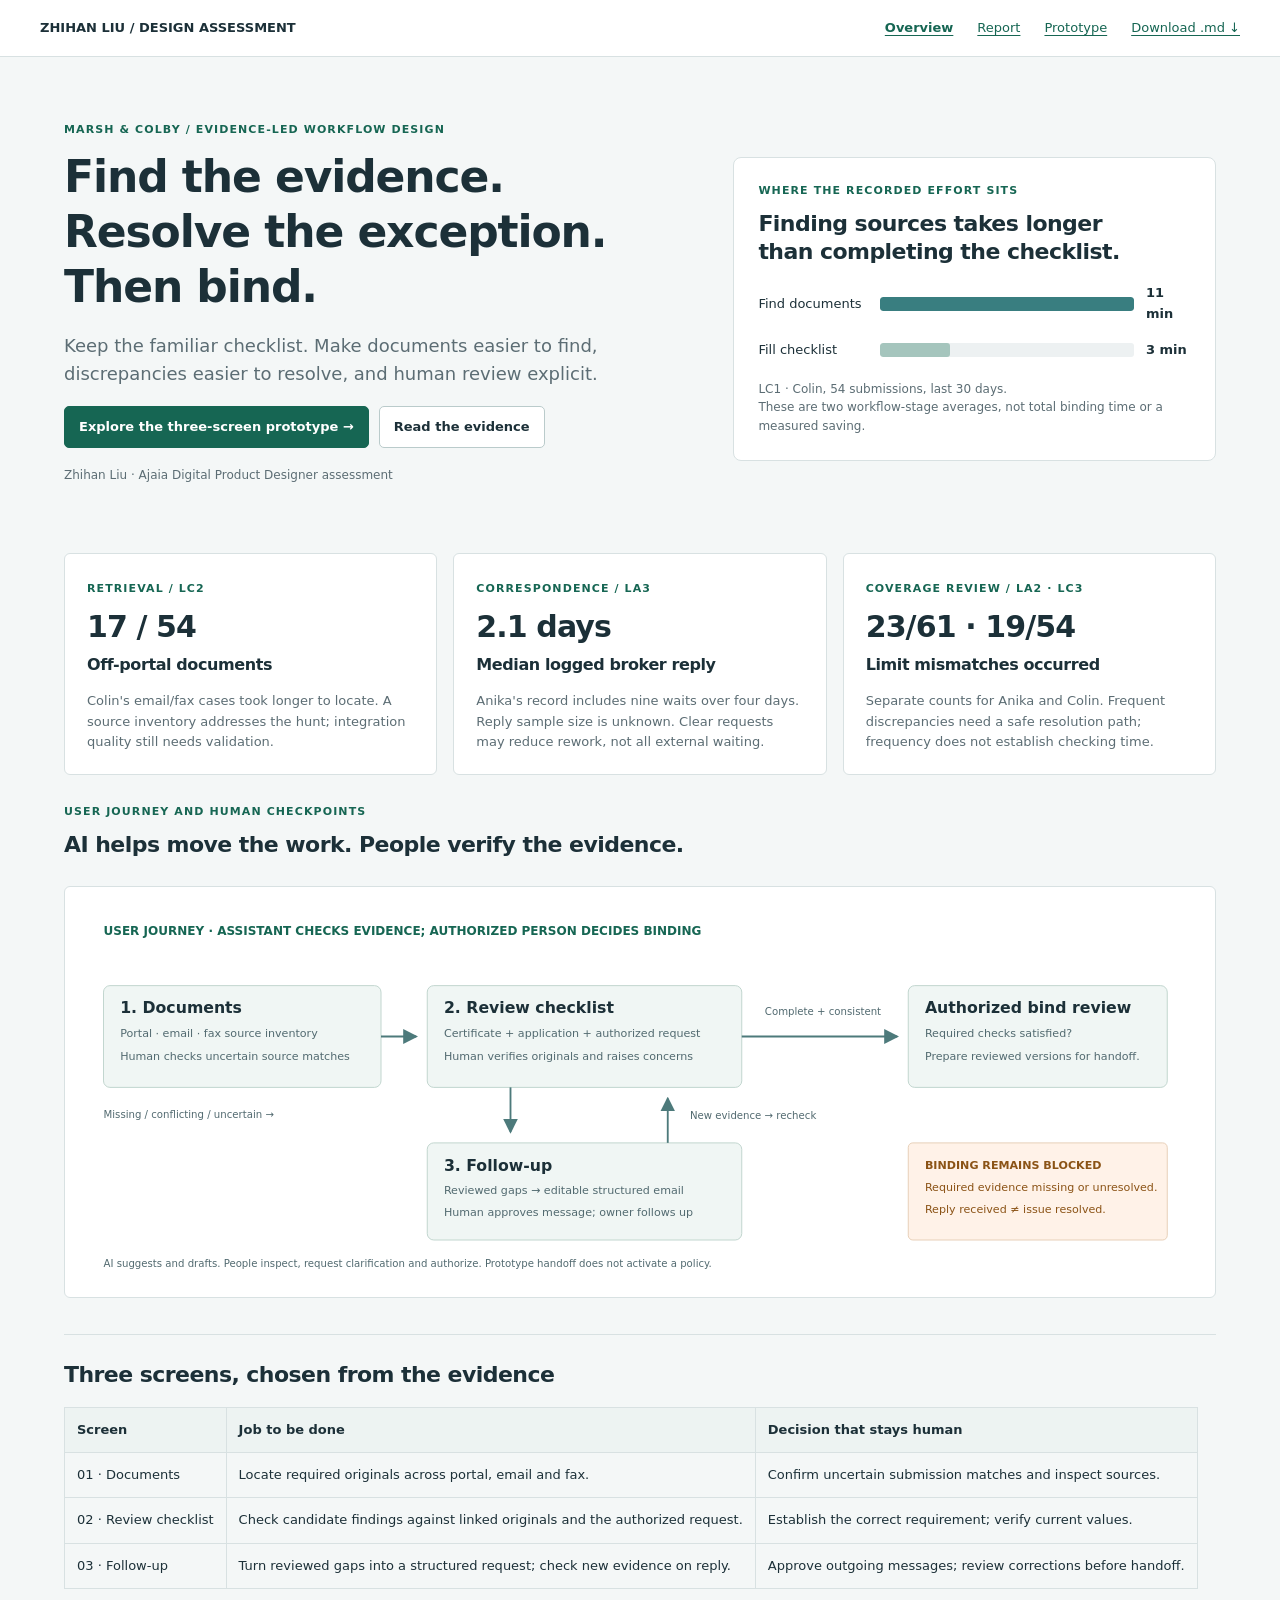
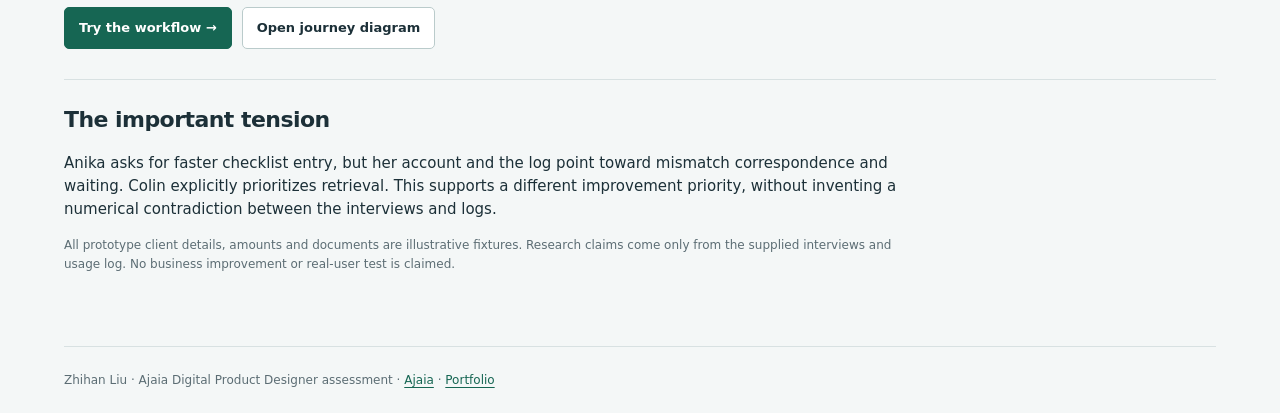
<file: index.html>
<!doctype html><html lang="en"><head><meta charset="utf-8"><meta name="viewport" content="width=device-width,initial-scale=1"><meta name="robots" content="noindex,nofollow"><meta name="description" content="Evidence-led document retrieval and coverage review design by Zhihan Liu."><title>Evidence to binding review · Zhihan Liu</title><link rel="stylesheet" href="site.css"></head><body><nav class="public-nav" aria-label="Site navigation"><a class="brand" href="index.html">ZHIHAN LIU / DESIGN ASSESSMENT</a><a href="index.html" aria-current="page">Overview</a><a href="submission.html" >Report</a><a href="prototype.html">Prototype</a><a href="submission.md?v=task3-1" download="Zhihan_Liu_Ajaia_Design_Assessment.md">Download .md ↓</a></nav><main class="wrap"><section class="intro"><div><p class="eyebrow">Marsh & Colby / Evidence-led workflow design</p><h1>Find the evidence.<br>Resolve the exception.<br>Then bind.</h1><p class="lead">Keep the familiar checklist. Make documents easier to find, discrepancies easier to resolve, and human review explicit.</p><div class="actions"><a class="button primary" href="prototype.html">Explore the three-screen prototype →</a><a class="button" href="submission.html">Read the evidence</a></div><p class="figure-caption" style="margin-top:18px">Zhihan Liu · Ajaia Digital Product Designer assessment</p></div><div class="evidence-chart"><p class="eyebrow">Where the recorded effort sits</p><h2>Finding sources takes longer<br>than completing the checklist.</h2><div class="bar-row"><span>Find documents</span><div class="bar-track"><div class="bar" style="width:100%"></div></div><strong>11 min</strong></div><div class="bar-row"><span>Fill checklist</span><div class="bar-track"><div class="bar short" style="width:27.27%"></div></div><strong>3 min</strong></div><p class="small muted">LC1 · Colin, 54 submissions, last 30 days.<br>These are two workflow-stage averages, not total binding time or a measured saving.</p></div></section>
<section class="insight-grid" aria-label="Evidence summary"><article class="insight"><span class="eyebrow">Retrieval / LC2</span><strong class="metric">17 / 54</strong><h3>Off-portal documents</h3><p>Colin's email/fax cases took longer to locate. A source inventory addresses the hunt; integration quality still needs validation.</p></article><article class="insight"><span class="eyebrow">Correspondence / LA3</span><strong class="metric">2.1 days</strong><h3>Median logged broker reply</h3><p>Anika's record includes nine waits over four days. Reply sample size is unknown. Clear requests may reduce rework, not all external waiting.</p></article><article class="insight"><span class="eyebrow">Coverage review / LA2 · LC3</span><strong class="metric">23/61 · 19/54</strong><h3>Limit mismatches occurred</h3><p>Separate counts for Anika and Colin. Frequent discrepancies need a safe resolution path; frequency does not establish checking time.</p></article></section>
<section><p class="eyebrow">User journey and human checkpoints</p><h2>AI helps move the work. People verify the evidence.</h2><div class="journey"><img src="journey.svg" alt="Locate and link sources, compare originals, resolve exceptions, and prepare authorized bind review. Corrections loop back to human review."></div></section>
<section class="case-section"><h2>Three screens, chosen from the evidence</h2><table><thead><tr><th>Screen</th><th>Job to be done</th><th>Decision that stays human</th></tr></thead><tbody><tr><td>01 · Documents</td><td>Locate required originals across portal, email and fax.</td><td>Confirm uncertain submission matches and inspect sources.</td></tr><tr><td>02 · Review checklist</td><td>Check candidate findings against linked originals and the authorized request.</td><td>Establish the correct requirement; verify current values.</td></tr><tr><td>03 · Follow-up</td><td>Turn reviewed gaps into a structured request; check new evidence on reply.</td><td>Approve outgoing messages; review corrections before handoff.</td></tr></tbody></table><div class="actions"><a href="prototype.html" class="button primary">Try the workflow →</a><a href="journey.svg" class="button">Open journey diagram</a></div></section>
<section class="case-section"><h2>The important tension</h2><p>Anika asks for faster checklist entry, but her account and the log point toward mismatch correspondence and waiting. Colin explicitly prioritizes retrieval. This supports a different improvement priority, without inventing a numerical contradiction between the interviews and logs.</p><p class="figure-caption">All prototype client details, amounts and documents are illustrative fixtures. Research claims come only from the supplied interviews and usage log. No business improvement or real-user test is claimed.</p></section></main><footer class="footer">Zhihan Liu · Ajaia Digital Product Designer assessment · <a href="https://ajaia.ai">Ajaia</a> · <a href="https://zhihanliu.art">Portfolio</a></footer></body></html>
</file>
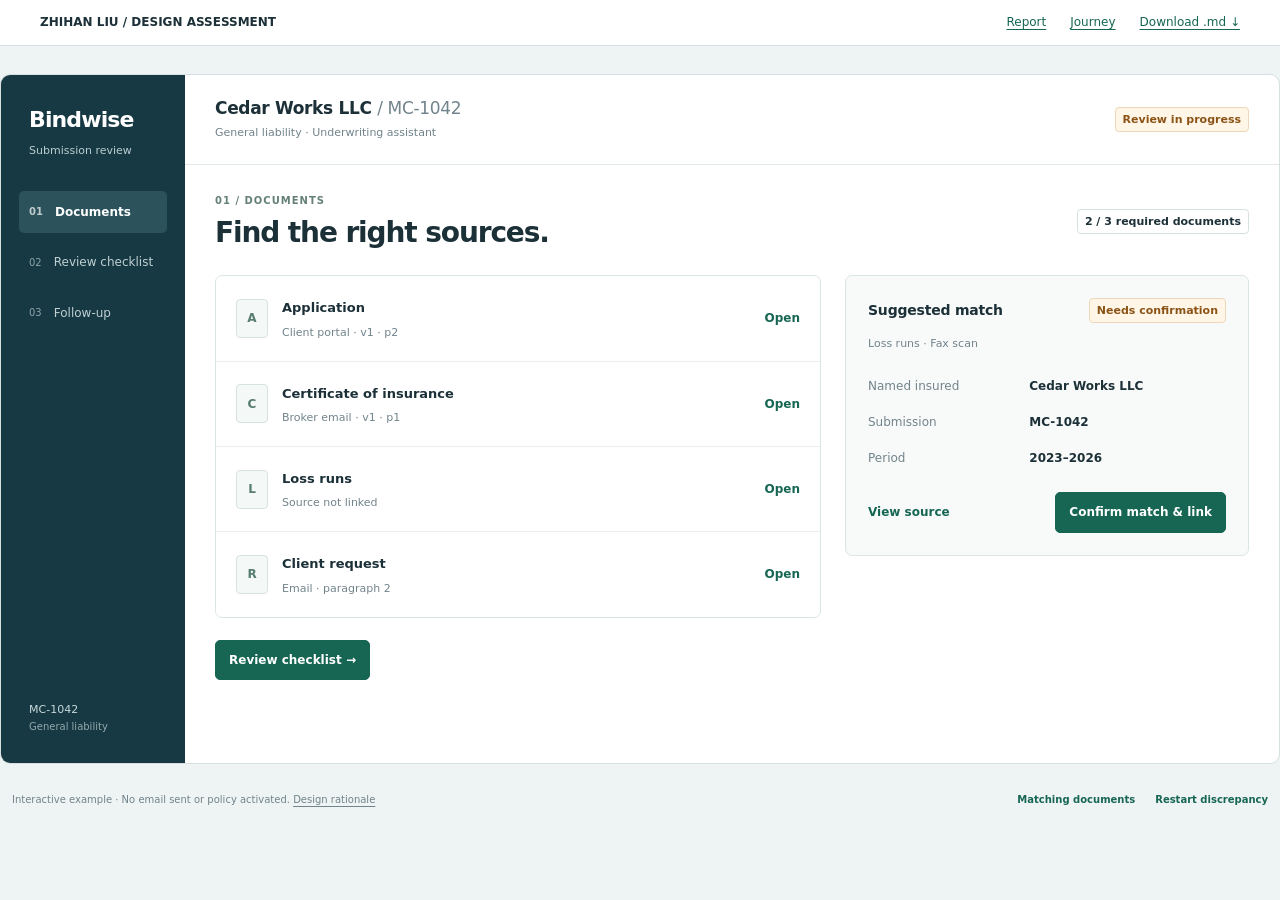
<file: prototype.html>
<!doctype html><html lang="en"><head><meta charset="utf-8"><meta name="viewport" content="width=device-width,initial-scale=1"><meta name="robots" content="noindex,nofollow"><title>Bindwise · Submission review</title><link rel="stylesheet" href="site.css"><link rel="stylesheet" href="workspace.css?v=review-3"></head><body>
<nav class="public-nav" aria-label="Site navigation"><a class="brand" href="index.html">ZHIHAN LIU / DESIGN ASSESSMENT</a><a href="submission.html">Report</a><a href="journey.svg">Journey</a><a href="submission.md?v=task3-1" download="Zhihan_Liu_Ajaia_Design_Assessment.md">Download .md ↓</a></nav>
<div class="review-app"><aside class="rail"><a href="index.html" class="wordmark">Bindwise<span>Submission review</span></a><nav aria-label="Review steps"><button data-step="1" aria-current="step"><span>01</span>Documents</button><button data-step="2"><span>02</span>Review checklist</button><button data-step="3"><span>03</span>Follow-up</button></nav><div class="rail-case">MC-1042<br><span>General liability</span></div></aside>
<main class="review-main"><header class="case-header"><div><h1>Cedar Works LLC <span>/ MC-1042</span></h1><p>General liability · Underwriting assistant</p></div><span id="case-status" class="badge warn" role="status">Review in progress</span></header>
<section id="step-1" class="page" aria-label="Documents"><div class="page-title"><div><p class="step-label">01 / Documents</p><h2>Find the right sources.</h2></div><span id="source-count" class="badge">2 / 3 linked</span></div><div class="documents-layout"><div><div class="card source-list"><div class="source-row"><div class="file-icon">A</div><div><strong>Application</strong><p>Client portal · v1 · p2</p></div><button class="text-action" data-source="application">Open</button></div><div class="source-row"><div class="file-icon">C</div><div><strong>Certificate of insurance</strong><p id="cert-source-meta">Broker email · v1 · p1</p></div><button class="text-action" data-source="certificate">Open</button></div><div class="source-row"><div class="file-icon">L</div><div><strong>Loss runs</strong><p id="loss-source-meta">Source not linked</p></div><button class="text-action" data-source="loss">Open</button></div><div class="source-row"><div class="file-icon">R</div><div><strong>Client request</strong><p>Email · paragraph 2</p></div><button class="text-action" data-source="request">Open</button></div></div><div class="page-actions"><button class="button primary" data-step="2">Review checklist →</button></div></div><aside class="card match-card"><div class="card-head"><h3>Suggested match</h3><span class="badge warn" id="match-status">Needs confirmation</span></div><p class="document-caption">Loss runs · Fax scan</p><dl class="compact-facts"><dt>Named insured</dt><dd>Cedar Works LLC</dd><dt>Submission</dt><dd>MC-1042</dd><dt>Period</dt><dd>2023–2026</dd></dl><div class="match-actions"><button class="text-action" data-source="loss">View source</button><button class="button primary" id="link-source">Confirm match &amp; link</button></div></aside></div></section>
<section id="step-2" class="page" aria-label="Review checklist" hidden><div class="page-title"><div><p class="step-label">02 / Review checklist</p><h2>Check the evidence.</h2></div><span id="review-count" class="badge">0 reviewed</span></div><div class="checklist-wrap card"><table class="checklist"><thead><tr><th>Requirement</th><th>Suggested finding</th><th>Source</th><th>Your review</th></tr></thead><tbody id="review-rows"></tbody></table></div><p id="review-feedback" class="inline-feedback" role="status"></p><details class="add-item"><summary>＋ Add review item</summary><div class="add-grid"><label>Requirement<input id="custom-title" placeholder="What else needs checking?"></label><label>Source<select id="custom-source"><option value="request">Client-request email</option><option value="application">Application</option><option value="certificate">Certificate</option><option value="loss">Loss runs</option></select></label><label class="wide">Question or requested action<input id="custom-action" placeholder="Describe what needs clarification"></label></div><button id="add-item" class="button">Add to checklist</button></details><div class="page-actions between"><span id="checklist-summary" class="muted small"></span><div class="actions"><button class="button" id="review-followup">Review follow-up →</button><button class="button primary" id="prepare-review">Prepare bind review</button></div></div></section>
<section id="step-3" class="page" aria-label="Follow-up" hidden><div class="page-title"><div><p class="step-label">03 / Follow-up</p><h2 id="followup-heading">Request the missing pieces.</h2></div><span id="delivery-status" class="badge">Draft</span></div>
<div id="reply-notice" class="compact-notice" hidden><div><strong>Certificate v2 received</strong><span>Review reopened</span></div><button class="button" data-step="2">Review new evidence →</button></div>
<div id="ready-panel" class="card ready-card" hidden><div class="ready-mark">✓</div><h3 id="ready-title">Ready for authorized review</h3><p id="ready-sources"></p><button id="prepare-final" class="button primary">Prepare bind review</button><p id="prepared-message" role="status"></p></div>
<div id="pending-panel" class="card empty-card" hidden><h3>Finish the checklist</h3><p id="pending-copy"></p><button class="button" data-step="2">Return to review</button></div>
<div id="compose-layout" class="followup-layout"><div class="card compose-card"><div class="card-head"><h3>Message to broker</h3><span id="draft-origin" class="subtle-label">From review checklist</span></div><div class="address-line"><span>To</span><strong>Assigned broker</strong></div><label class="subject-field">Subject<input id="mail-subject" value="MC-1042 · Coverage review — information needed"></label><label class="message-label" for="mail-body">Message</label><textarea id="mail-body" rows="15" spellcheck="false"></textarea><div id="draft-change" class="draft-change" hidden><span>Checklist changed. Your edits are saved.</span><button class="text-action" id="refresh-mail">Use updated draft</button></div><details id="previous-draft" hidden><summary>Previous edited draft</summary><pre id="saved-draft"></pre></details><p id="send-feedback" class="inline-feedback" role="status"></p><div class="page-actions"><button id="send-mail" class="button primary">Approve &amp; send (demo)</button></div></div><aside><div class="card gap-card"><div class="card-head"><h3>Requested items</h3><span id="gap-count" class="badge warn">0</span></div><div id="gap-items"></div></div><div class="owner-line"><span>Owner</span><strong>Underwriting assistant</strong></div></aside></div>
<div id="sent-panel" class="card sent-card" hidden><span class="badge good">Sent</span><h3>Waiting for broker</h3><p id="sent-summary"></p><details><summary>View sent message</summary><pre id="sent-message"></pre></details><button id="load-reply" class="button">Load sample reply</button></div>
<details class="activity" id="activity-panel"><summary>Activity</summary><div id="activity-list"></div></details></section>
</main></div><footer class="prototype-footer"><span>Interactive example · No email sent or policy activated. <a href="submission.html">Design rationale</a></span><div><button id="matching-example" class="text-action">Matching documents</button><button id="reset-example" class="text-action">Restart discrepancy</button></div></footer>
<dialog id="source-dialog"><div class="card-head"><div><p id="source-channel" class="document-caption"></p><h2 id="source-title"></h2></div><button id="close-source" class="text-action">Close</button></div><div id="source-content"></div><p class="source-fixture">Illustrative document excerpt</p></dialog><script src="prototype.js?v=review-3"></script></body></html>
</file>
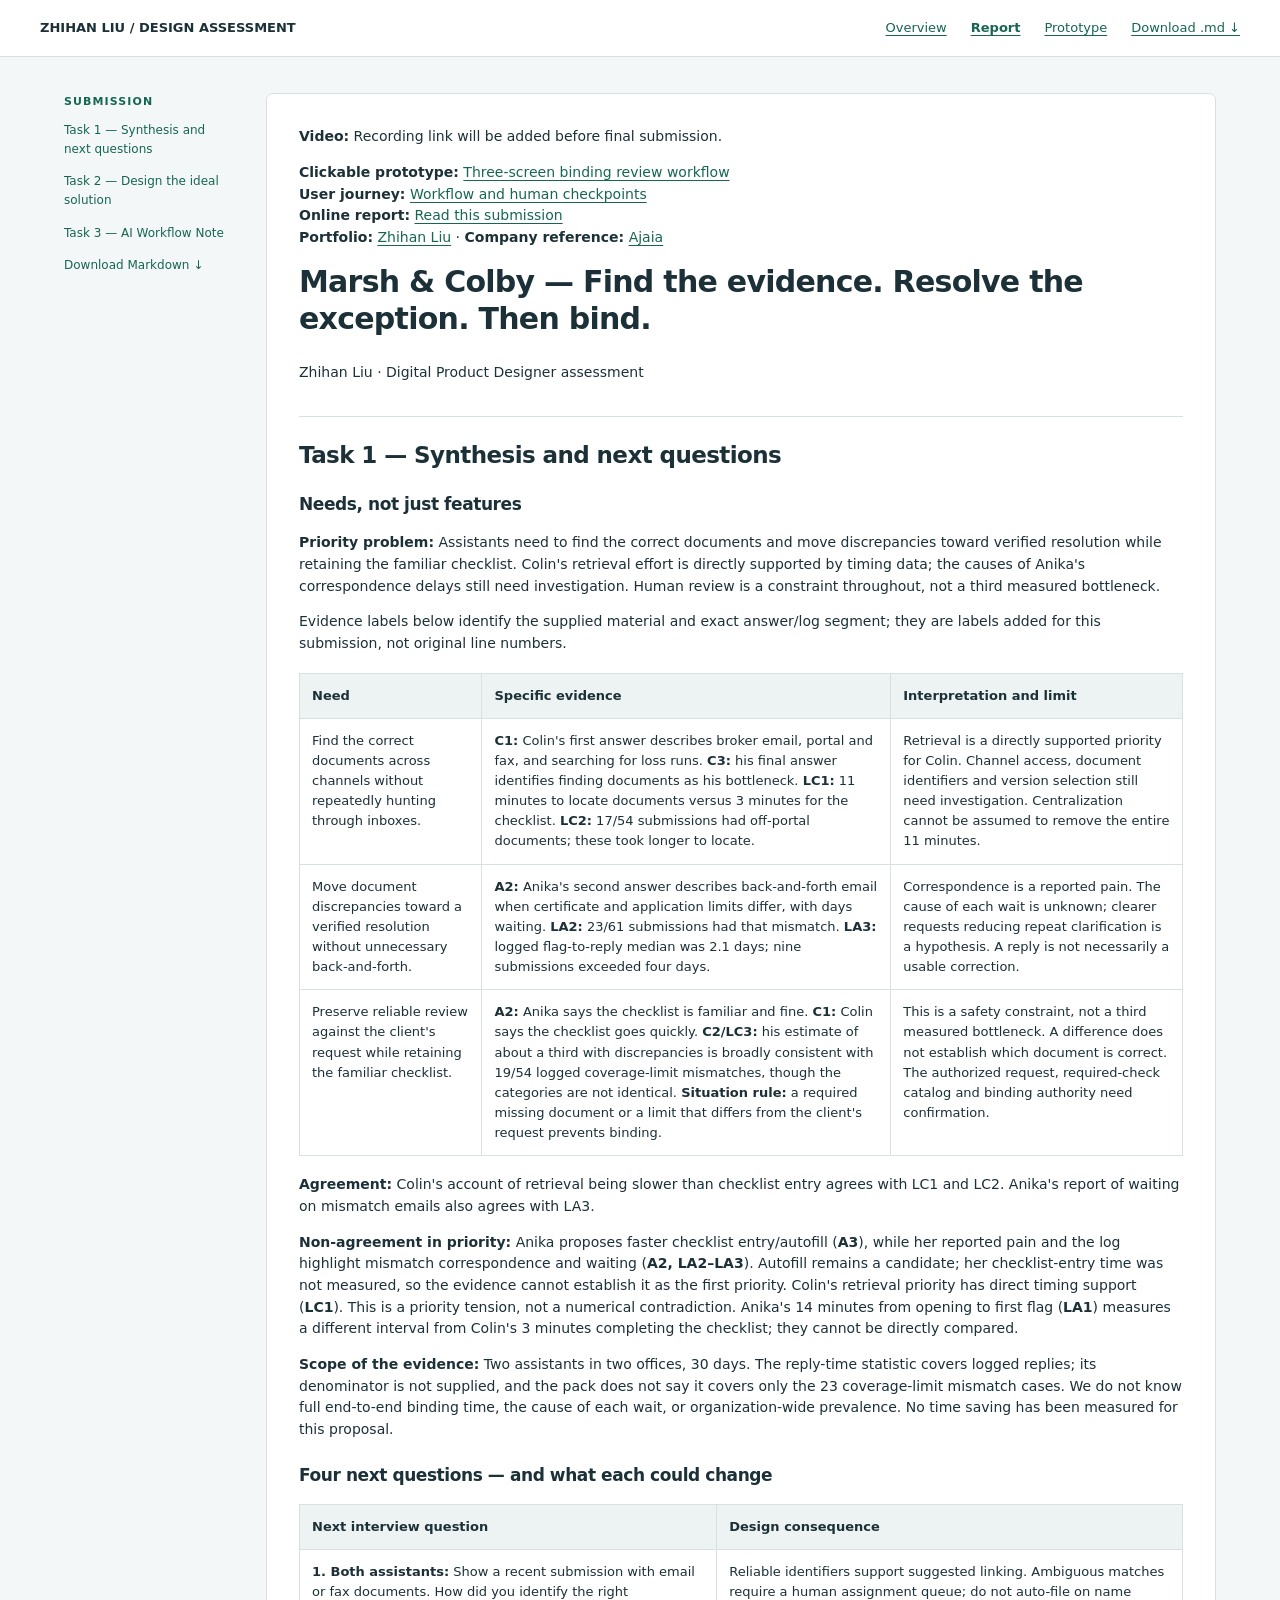
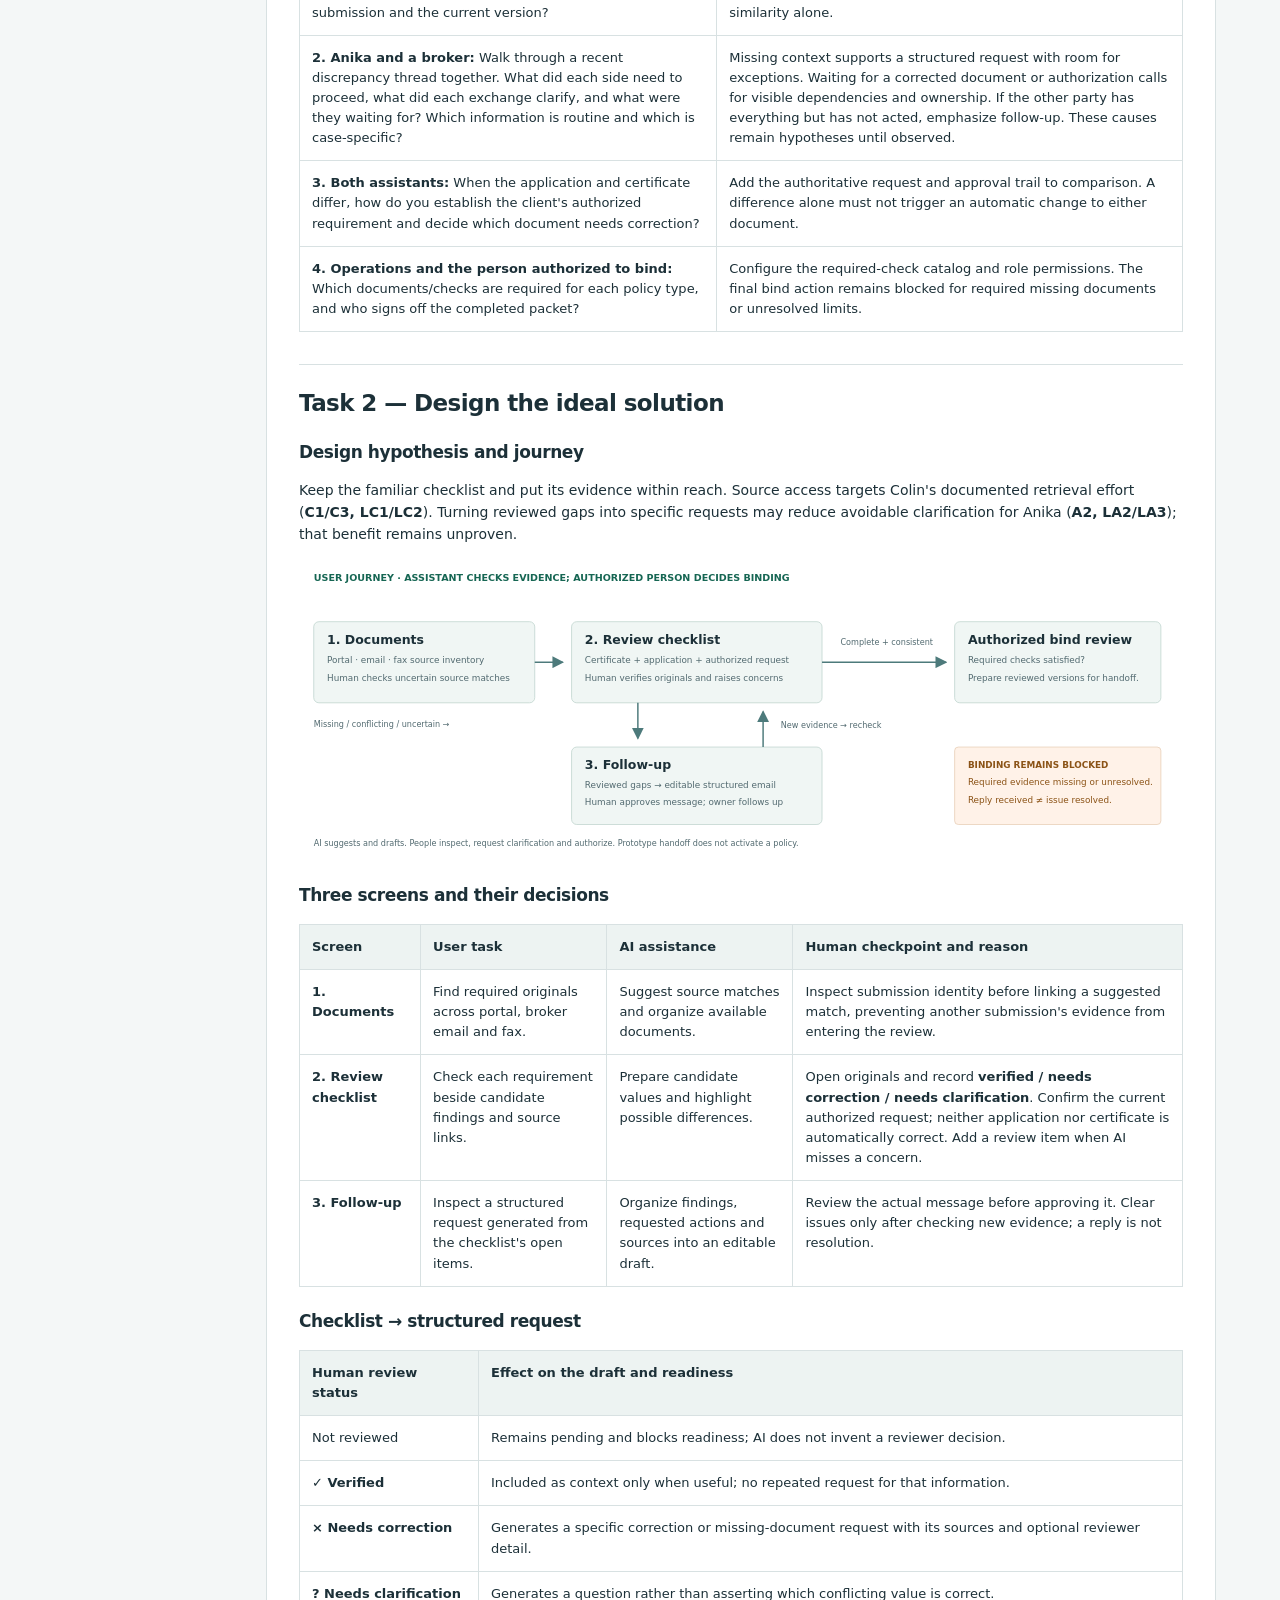
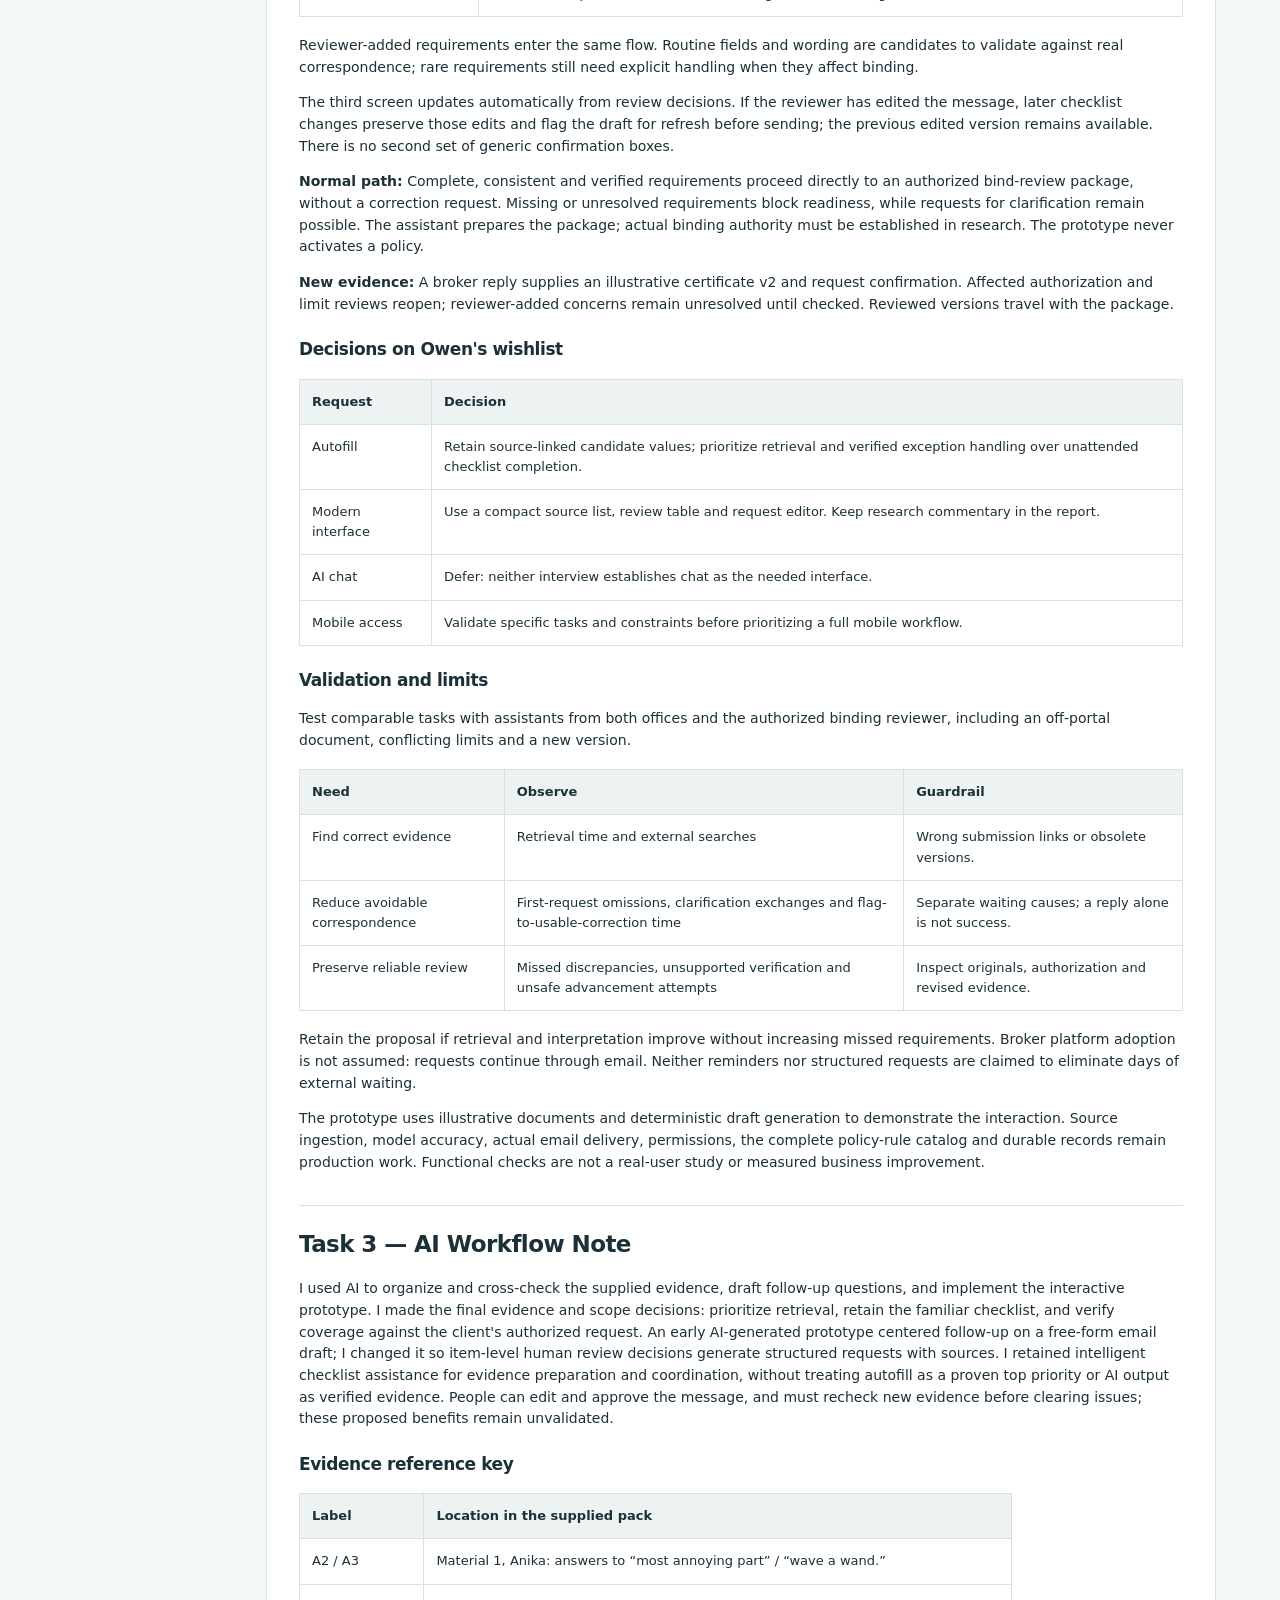
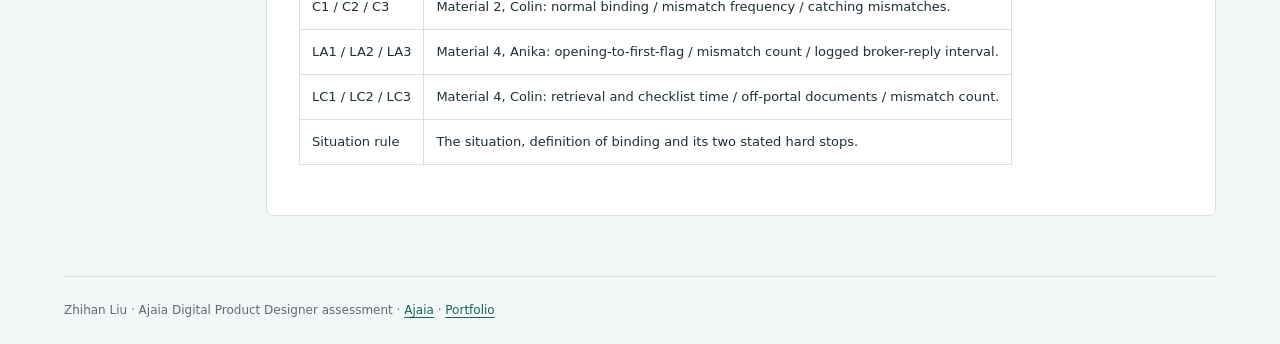
<file: submission.html>
<!doctype html><html lang="en"><head><meta charset="utf-8"><meta name="viewport" content="width=device-width,initial-scale=1"><meta name="robots" content="noindex,nofollow"><meta name="description" content="Evidence-led document retrieval and coverage review design by Zhihan Liu."><title>Marsh & Colby design report · Zhihan Liu</title><link rel="stylesheet" href="site.css"></head><body><nav class="public-nav" aria-label="Site navigation"><a class="brand" href="index.html">ZHIHAN LIU / DESIGN ASSESSMENT</a><a href="index.html" >Overview</a><a href="submission.html" aria-current="page">Report</a><a href="prototype.html">Prototype</a><a href="submission.md?v=task3-1" download="Zhihan_Liu_Ajaia_Design_Assessment.md">Download .md ↓</a></nav><main class="wrap"><div class="report-grid"><aside class="toc"><p class="eyebrow">Submission</p><a href="#section-2">Task 1 — Synthesis and next questions</a><a href="#section-5">Task 2 — Design the ideal solution</a><a href="#section-11">Task 3 — AI Workflow Note</a><a href="submission.md?v=task3-1" download="Zhihan_Liu_Ajaia_Design_Assessment.md">Download Markdown ↓</a></aside><article class="report"><p><strong>Video:</strong> Recording link will be added before final submission.</p>
<p><strong>Clickable prototype:</strong> <a href="prototype.html">Three-screen binding review workflow</a><br><strong>User journey:</strong> <a href="journey.svg">Workflow and human checkpoints</a><br><strong>Online report:</strong> <a href="submission.html">Read this submission</a><br><strong>Portfolio:</strong> <a href="https://zhihanliu.art">Zhihan Liu</a> · <strong>Company reference:</strong> <a href="https://ajaia.ai">Ajaia</a></p>
<h1 id="section-1">Marsh &amp; Colby — Find the evidence. Resolve the exception. Then bind.</h1><p>Zhihan Liu · Digital Product Designer assessment</p>
<h2 id="section-2">Task 1 — Synthesis and next questions</h2><h3 id="section-3">Needs, not just features</h3><p><strong>Priority problem:</strong> Assistants need to find the correct documents and move discrepancies toward verified resolution while retaining the familiar checklist. Colin&#39;s retrieval effort is directly supported by timing data; the causes of Anika&#39;s correspondence delays still need investigation. Human review is a constraint throughout, not a third measured bottleneck.</p>
<p>Evidence labels below identify the supplied material and exact answer/log segment; they are labels added for this submission, not original line numbers.</p>
<table>
<thead>
<tr>
<th>Need</th>
<th>Specific evidence</th>
<th>Interpretation and limit</th>
</tr>
</thead>
<tbody><tr>
<td>Find the correct documents across channels without repeatedly hunting through inboxes.</td>
<td><strong>C1:</strong> Colin&#39;s first answer describes broker email, portal and fax, and searching for loss runs. <strong>C3:</strong> his final answer identifies finding documents as his bottleneck. <strong>LC1:</strong> 11 minutes to locate documents versus 3 minutes for the checklist. <strong>LC2:</strong> 17/54 submissions had off-portal documents; these took longer to locate.</td>
<td>Retrieval is a directly supported priority for Colin. Channel access, document identifiers and version selection still need investigation. Centralization cannot be assumed to remove the entire 11 minutes.</td>
</tr>
<tr>
<td>Move document discrepancies toward a verified resolution without unnecessary back-and-forth.</td>
<td><strong>A2:</strong> Anika&#39;s second answer describes back-and-forth email when certificate and application limits differ, with days waiting. <strong>LA2:</strong> 23/61 submissions had that mismatch. <strong>LA3:</strong> logged flag-to-reply median was 2.1 days; nine submissions exceeded four days.</td>
<td>Correspondence is a reported pain. The cause of each wait is unknown; clearer requests reducing repeat clarification is a hypothesis. A reply is not necessarily a usable correction.</td>
</tr>
<tr>
<td>Preserve reliable review against the client&#39;s request while retaining the familiar checklist.</td>
<td><strong>A2:</strong> Anika says the checklist is familiar and fine. <strong>C1:</strong> Colin says the checklist goes quickly. <strong>C2/LC3:</strong> his estimate of about a third with discrepancies is broadly consistent with 19/54 logged coverage-limit mismatches, though the categories are not identical. <strong>Situation rule:</strong> a required missing document or a limit that differs from the client&#39;s request prevents binding.</td>
<td>This is a safety constraint, not a third measured bottleneck. A difference does not establish which document is correct. The authorized request, required-check catalog and binding authority need confirmation.</td>
</tr>
</tbody></table>
<p><strong>Agreement:</strong> Colin&#39;s account of retrieval being slower than checklist entry agrees with LC1 and LC2. Anika&#39;s report of waiting on mismatch emails also agrees with LA3.</p>
<p><strong>Non-agreement in priority:</strong> Anika proposes faster checklist entry/autofill (<strong>A3</strong>), while her reported pain and the log highlight mismatch correspondence and waiting (<strong>A2, LA2–LA3</strong>). Autofill remains a candidate; her checklist-entry time was not measured, so the evidence cannot establish it as the first priority. Colin&#39;s retrieval priority has direct timing support (<strong>LC1</strong>). This is a priority tension, not a numerical contradiction. Anika&#39;s 14 minutes from opening to first flag (<strong>LA1</strong>) measures a different interval from Colin&#39;s 3 minutes completing the checklist; they cannot be directly compared.</p>
<p><strong>Scope of the evidence:</strong> Two assistants in two offices, 30 days. The reply-time statistic covers logged replies; its denominator is not supplied, and the pack does not say it covers only the 23 coverage-limit mismatch cases. We do not know full end-to-end binding time, the cause of each wait, or organization-wide prevalence. No time saving has been measured for this proposal.</p>
<h3 id="section-4">Four next questions — and what each could change</h3><table>
<thead>
<tr>
<th>Next interview question</th>
<th>Design consequence</th>
</tr>
</thead>
<tbody><tr>
<td><strong>1. Both assistants:</strong> Show a recent submission with email or fax documents. How did you identify the right submission and the current version?</td>
<td>Reliable identifiers support suggested linking. Ambiguous matches require a human assignment queue; do not auto-file on name similarity alone.</td>
</tr>
<tr>
<td><strong>2. Anika and a broker:</strong> Walk through a recent discrepancy thread together. What did each side need to proceed, what did each exchange clarify, and what were they waiting for? Which information is routine and which is case-specific?</td>
<td>Missing context supports a structured request with room for exceptions. Waiting for a corrected document or authorization calls for visible dependencies and ownership. If the other party has everything but has not acted, emphasize follow-up. These causes remain hypotheses until observed.</td>
</tr>
<tr>
<td><strong>3. Both assistants:</strong> When the application and certificate differ, how do you establish the client&#39;s authorized requirement and decide which document needs correction?</td>
<td>Add the authoritative request and approval trail to comparison. A difference alone must not trigger an automatic change to either document.</td>
</tr>
<tr>
<td><strong>4. Operations and the person authorized to bind:</strong> Which documents/checks are required for each policy type, and who signs off the completed packet?</td>
<td>Configure the required-check catalog and role permissions. The final bind action remains blocked for required missing documents or unresolved limits.</td>
</tr>
</tbody></table>
<h2 id="section-5">Task 2 — Design the ideal solution</h2><h3 id="section-6">Design hypothesis and journey</h3><p>Keep the familiar checklist and put its evidence within reach. Source access targets Colin&#39;s documented retrieval effort (<strong>C1/C3, LC1/LC2</strong>). Turning reviewed gaps into specific requests may reduce avoidable clarification for Anika (<strong>A2, LA2/LA3</strong>); that benefit remains unproven.</p>
<p><img src="journey.svg" alt="User journey and human checkpoints"></p>
<h3 id="section-7">Three screens and their decisions</h3><table>
<thead>
<tr>
<th>Screen</th>
<th>User task</th>
<th>AI assistance</th>
<th>Human checkpoint and reason</th>
</tr>
</thead>
<tbody><tr>
<td><strong>1. Documents</strong></td>
<td>Find required originals across portal, broker email and fax.</td>
<td>Suggest source matches and organize available documents.</td>
<td>Inspect submission identity before linking a suggested match, preventing another submission&#39;s evidence from entering the review.</td>
</tr>
<tr>
<td><strong>2. Review checklist</strong></td>
<td>Check each requirement beside candidate findings and source links.</td>
<td>Prepare candidate values and highlight possible differences.</td>
<td>Open originals and record <strong>verified / needs correction / needs clarification</strong>. Confirm the current authorized request; neither application nor certificate is automatically correct. Add a review item when AI misses a concern.</td>
</tr>
<tr>
<td><strong>3. Follow-up</strong></td>
<td>Inspect a structured request generated from the checklist&#39;s open items.</td>
<td>Organize findings, requested actions and sources into an editable draft.</td>
<td>Review the actual message before approving it. Clear issues only after checking new evidence; a reply is not resolution.</td>
</tr>
</tbody></table>
<h3 id="section-8">Checklist → structured request</h3><table>
<thead>
<tr>
<th>Human review status</th>
<th>Effect on the draft and readiness</th>
</tr>
</thead>
<tbody><tr>
<td>Not reviewed</td>
<td>Remains pending and blocks readiness; AI does not invent a reviewer decision.</td>
</tr>
<tr>
<td><strong>✓ Verified</strong></td>
<td>Included as context only when useful; no repeated request for that information.</td>
</tr>
<tr>
<td><strong>× Needs correction</strong></td>
<td>Generates a specific correction or missing-document request with its sources and optional reviewer detail.</td>
</tr>
<tr>
<td><strong>? Needs clarification</strong></td>
<td>Generates a question rather than asserting which conflicting value is correct.</td>
</tr>
</tbody></table>
<p>Reviewer-added requirements enter the same flow. Routine fields and wording are candidates to validate against real correspondence; rare requirements still need explicit handling when they affect binding.</p>
<p>The third screen updates automatically from review decisions. If the reviewer has edited the message, later checklist changes preserve those edits and flag the draft for refresh before sending; the previous edited version remains available. There is no second set of generic confirmation boxes.</p>
<p><strong>Normal path:</strong> Complete, consistent and verified requirements proceed directly to an authorized bind-review package, without a correction request. Missing or unresolved requirements block readiness, while requests for clarification remain possible. The assistant prepares the package; actual binding authority must be established in research. The prototype never activates a policy.</p>
<p><strong>New evidence:</strong> A broker reply supplies an illustrative certificate v2 and request confirmation. Affected authorization and limit reviews reopen; reviewer-added concerns remain unresolved until checked. Reviewed versions travel with the package.</p>
<h3 id="section-9">Decisions on Owen&#39;s wishlist</h3><table>
<thead>
<tr>
<th>Request</th>
<th>Decision</th>
</tr>
</thead>
<tbody><tr>
<td>Autofill</td>
<td>Retain source-linked candidate values; prioritize retrieval and verified exception handling over unattended checklist completion.</td>
</tr>
<tr>
<td>Modern interface</td>
<td>Use a compact source list, review table and request editor. Keep research commentary in the report.</td>
</tr>
<tr>
<td>AI chat</td>
<td>Defer: neither interview establishes chat as the needed interface.</td>
</tr>
<tr>
<td>Mobile access</td>
<td>Validate specific tasks and constraints before prioritizing a full mobile workflow.</td>
</tr>
</tbody></table>
<h3 id="section-10">Validation and limits</h3><p>Test comparable tasks with assistants from both offices and the authorized binding reviewer, including an off-portal document, conflicting limits and a new version.</p>
<table>
<thead>
<tr>
<th>Need</th>
<th>Observe</th>
<th>Guardrail</th>
</tr>
</thead>
<tbody><tr>
<td>Find correct evidence</td>
<td>Retrieval time and external searches</td>
<td>Wrong submission links or obsolete versions.</td>
</tr>
<tr>
<td>Reduce avoidable correspondence</td>
<td>First-request omissions, clarification exchanges and flag-to-usable-correction time</td>
<td>Separate waiting causes; a reply alone is not success.</td>
</tr>
<tr>
<td>Preserve reliable review</td>
<td>Missed discrepancies, unsupported verification and unsafe advancement attempts</td>
<td>Inspect originals, authorization and revised evidence.</td>
</tr>
</tbody></table>
<p>Retain the proposal if retrieval and interpretation improve without increasing missed requirements. Broker platform adoption is not assumed: requests continue through email. Neither reminders nor structured requests are claimed to eliminate days of external waiting.</p>
<p>The prototype uses illustrative documents and deterministic draft generation to demonstrate the interaction. Source ingestion, model accuracy, actual email delivery, permissions, the complete policy-rule catalog and durable records remain production work. Functional checks are not a real-user study or measured business improvement.</p>
<h2 id="section-11">Task 3 — AI Workflow Note</h2><p>I used AI to organize and cross-check the supplied evidence, draft follow-up questions, and implement the interactive prototype. I made the final evidence and scope decisions: prioritize retrieval, retain the familiar checklist, and verify coverage against the client&#39;s authorized request. An early AI-generated prototype centered follow-up on a free-form email draft; I changed it so item-level human review decisions generate structured requests with sources. I retained intelligent checklist assistance for evidence preparation and coordination, without treating autofill as a proven top priority or AI output as verified evidence. People can edit and approve the message, and must recheck new evidence before clearing issues; these proposed benefits remain unvalidated.</p>
<h3 id="section-12">Evidence reference key</h3><table>
<thead>
<tr>
<th>Label</th>
<th>Location in the supplied pack</th>
</tr>
</thead>
<tbody><tr>
<td>A2 / A3</td>
<td>Material 1, Anika: answers to “most annoying part” / “wave a wand.”</td>
</tr>
<tr>
<td>C1 / C2 / C3</td>
<td>Material 2, Colin: normal binding / mismatch frequency / catching mismatches.</td>
</tr>
<tr>
<td>LA1 / LA2 / LA3</td>
<td>Material 4, Anika: opening-to-first-flag / mismatch count / logged broker-reply interval.</td>
</tr>
<tr>
<td>LC1 / LC2 / LC3</td>
<td>Material 4, Colin: retrieval and checklist time / off-portal documents / mismatch count.</td>
</tr>
<tr>
<td>Situation rule</td>
<td>The situation, definition of binding and its two stated hard stops.</td>
</tr>
</tbody></table>
</article></div></main><footer class="footer">Zhihan Liu · Ajaia Digital Product Designer assessment · <a href="https://ajaia.ai">Ajaia</a> · <a href="https://zhihanliu.art">Portfolio</a></footer></body></html>
</file>
<file: site.css>
:root{color-scheme:light;--ink:#1c3038;--muted:#5c6d74;--teal:#166653;--line:#d8e1e2;--bg:#f4f7f7;--nav:#153640;--amber:#8b5316;--red:#a53335;--greenbg:#eaf4ee}*{box-sizing:border-box}body{margin:0;background:var(--bg);color:var(--ink);font:15px/1.55 Inter,system-ui,-apple-system,'Segoe UI',sans-serif}a{color:var(--teal);text-underline-offset:3px}button,input,textarea{font:inherit}button,a{touch-action:manipulation}button{cursor:pointer}button:disabled{opacity:.45;cursor:not-allowed}button:focus-visible,a:focus-visible,textarea:focus-visible{outline:3px solid #318a78;outline-offset:3px}[hidden]{display:none!important}h1,h2,h3,p{margin-top:0}h1,h2,h3{line-height:1.25;letter-spacing:-.025em}h1{font-size:32px}h2{font-size:22px}h3{font-size:16px}.muted{color:var(--muted)}.small{font-size:12px}.eyebrow{font-size:11px;letter-spacing:.1em;text-transform:uppercase;font-weight:700;color:var(--teal)}.button{border:1px solid #bacbcb;background:white;color:var(--ink);border-radius:5px;padding:10px 14px;display:inline-flex;align-items:center;gap:8px;text-decoration:none;font-weight:600;font-size:13px}.button.primary{background:var(--teal);border-color:var(--teal);color:white}.button.danger{color:var(--red);border-color:#d5b4b5}.button.subtle{background:transparent}.badge{display:inline-block;border:1px solid var(--line);border-radius:4px;padding:3px 7px;font-size:11px;font-weight:650;white-space:nowrap}.badge.warn{color:var(--amber);background:#fff6e8;border-color:#ecd7b7}.badge.good{color:var(--teal);background:var(--greenbg);border-color:#bfdbcd}.badge.error{color:var(--red);background:#fff0f0;border-color:#e9c8c9}.public-nav{border-bottom:1px solid var(--line);background:white;display:flex;gap:24px;align-items:center;padding:18px max(24px,calc((100% - 1200px)/2));font-size:13px}.public-nav .brand{font-weight:800;text-decoration:none;color:var(--ink);margin-right:auto}.public-nav a[aria-current=page]{font-weight:750}.wrap{max-width:1200px;padding:36px 24px 60px;margin:auto}.intro{display:grid;grid-template-columns:1.3fr 1fr;gap:42px;align-items:center;padding:28px 0}.intro h1{font-size:44px;max-width:750px;margin-bottom:18px}.intro .lead{font-size:18px;color:var(--muted);max-width:680px}.actions{display:flex;gap:10px;flex-wrap:wrap;align-items:center}.evidence-chart{background:white;border:1px solid var(--line);padding:24px;border-radius:8px}.bar-row{display:grid;grid-template-columns:110px 1fr 45px;align-items:center;gap:12px;margin:16px 0;font-size:13px}.bar-track{height:14px;background:#edf1f2;border-radius:3px;overflow:hidden}.bar{height:100%;background:#397e80;border-radius:3px}.bar.short{background:#a5c5bd}.evidence-chart .small{margin:20px 0 0}.insight-grid{display:grid;grid-template-columns:repeat(3,1fr);gap:16px;margin:28px 0}.insight{background:white;border:1px solid var(--line);padding:22px;border-radius:6px}.insight strong.metric{font-size:30px;display:block;letter-spacing:-.03em;margin:5px 0}.insight p{font-size:13px;margin-bottom:0;color:var(--muted)}.journey{margin:28px 0 36px;background:white;border:1px solid var(--line);border-radius:6px;padding:20px;overflow:auto}.journey img{width:100%;min-width:850px;display:block}.case-section{border-top:1px solid var(--line);padding-top:26px;margin-top:30px}.case-section table,.report table{border-collapse:collapse;width:100%;font-size:13px;margin:18px 0;display:block;overflow:auto}.case-section th,.case-section td,.report th,.report td{border:1px solid var(--line);padding:12px;text-align:left;vertical-align:top;min-width:110px}.case-section th,.report th{background:#edf3f2}.case-section p{max-width:850px}.report-grid{display:grid;grid-template-columns:170px minmax(0,1fr);gap:32px}.toc{font-size:12px;position:sticky;top:24px;align-self:start}.toc a{display:block;margin:0 0 14px;text-decoration:none}.report{background:white;padding:32px;border:1px solid var(--line);border-radius:7px;min-width:0}.report h1{font-size:30px}.report h2{font-size:23px;padding-top:24px;border-top:1px solid var(--line);margin-top:32px}.report h3{font-size:17px;margin-top:24px}.report img{max-width:100%}.report p,.report li{font-size:14px}.footer{max-width:1152px;padding:24px 0;margin:0 auto;border-top:1px solid var(--line);font-size:12px;color:var(--muted)}.app-shell{display:grid;grid-template-columns:202px minmax(0,1fr);max-width:1540px;margin:24px auto;border:1px solid #cbd6d8;border-radius:8px;overflow:hidden;background:white;min-height:770px}.app-sidebar{background:var(--nav);color:#eef7f7;padding:28px 16px;display:flex;flex-direction:column}.app-brand{padding:0 12px 26px;font-size:17px;font-weight:750;letter-spacing:.02em}.app-brand small{display:block;font-size:11px;font-weight:400;color:#b7ced2;margin-top:6px}.step-btn{border:0;border-radius:5px;padding:12px;color:#d9e6e8;display:flex;align-items:center;gap:10px;background:transparent;text-align:left;margin:3px 0;font-size:13px}.step-btn[aria-current=step]{background:#2b535e;color:white;font-weight:700}.step-num{width:23px;height:23px;flex:none;border:1px solid #6f949d;border-radius:50%;display:grid;place-items:center;font-size:11px}.sidebar-foot{margin-top:auto;padding:28px 12px 0;font-size:11px;color:#bad0d3}.sidebar-foot a{color:#e0eeed}.app-main{min-width:0}.app-top{display:flex;justify-content:space-between;gap:12px;flex-wrap:wrap;padding:19px 28px;border-bottom:1px solid var(--line);align-items:center}.app-top strong{font-size:14px}.app-top p{font-size:11px;margin:4px 0 0;color:var(--muted)}.app-content{padding:28px}.screen-head{display:flex;justify-content:space-between;gap:20px;align-items:start;margin-bottom:20px}.screen-head h1{font-size:27px;margin-bottom:8px}.screen-head p{font-size:13px;color:var(--muted);max-width:650px;margin-bottom:0}.columns{display:grid;grid-template-columns:minmax(0,1.4fr) minmax(260px,1fr);gap:20px}.panel{border:1px solid var(--line);border-radius:6px;padding:20px;background:white;margin-bottom:18px}.panel.soft{background:#f7f9f9}.panel h2{font-size:17px;margin-bottom:8px}.panel h3{font-size:14px}.panel p{font-size:13px}.document-row{display:flex;justify-content:space-between;align-items:center;gap:14px;border-top:1px solid var(--line);padding:17px 0}.document-row:last-child{padding-bottom:0}.document-row strong{font-size:13px;display:block}.document-row p{margin:5px 0 0;font-size:11px;color:var(--muted)}.document-row .button{font-size:11px;padding:7px 9px;flex:none}.info-strip{padding:14px 16px;border-left:3px solid var(--teal);background:#edf5f2;margin-bottom:18px;font-size:12px}.info-strip.warn{background:#fff6e9;border-color:#b47628}.info-strip.error{background:#fff1f0;border-color:#ba4545}.info-strip p{margin:5px 0 0}.preview{font-size:12px;border:1px solid #b8c8cc;background:white;border-radius:5px;padding:18px;margin:16px 0;box-shadow:0 2px 5px #173a4010}.preview .doc-name{font-weight:800;letter-spacing:.04em;font-size:11px;margin-bottom:18px;color:#50666f}.preview dl{display:grid;grid-template-columns:1fr 1.2fr;gap:12px;margin:0}.preview dt{color:var(--muted);padding:8px 0;border-bottom:1px solid #e6ecec}.preview dd{margin:0;padding:8px 0;border-bottom:1px solid #e6ecec;font-weight:600}.preview dd.highlight{background:#fff1db;color:#7e4a11;padding-left:8px}.source-meta{font-size:10px;color:var(--muted);margin-bottom:10px}.pair{display:grid;grid-template-columns:1fr 1fr;gap:16px}.review-actions{border-top:1px solid var(--line);margin-top:22px;padding-top:20px}.status-line{font-size:12px;min-height:20px;margin:12px 0;color:var(--teal);font-weight:600}.gate{border:1px solid var(--line);border-radius:6px;padding:18px;background:#f5f8f7}.gate h2{font-size:16px}.gate-list{list-style:none;padding:0;margin:12px 0 18px}.gate-list li{padding:7px 0;display:flex;gap:10px;font-size:12px}.gate-list .dot{width:8px;height:8px;border-radius:50%;background:#a25432;margin-top:5px;flex:none}.gate-list .dot.done{background:var(--teal)}.gate .button{width:100%;justify-content:center}.event{padding:0 0 18px 19px;border-left:1px solid var(--line);position:relative;font-size:12px}.event:before{position:absolute;left:-4px;top:3px;content:'';width:7px;height:7px;border-radius:50%;background:#527a79}.event strong{display:block;margin-bottom:4px}.event p{font-size:11px;margin:0;color:var(--muted)}textarea{width:100%;padding:14px;border:1px solid #b9c9cc;border-radius:5px;resize:vertical;min-height:170px;font-size:13px;line-height:1.65;color:var(--ink);background:white}.demo-bar{max-width:1540px;margin:0 auto 24px;padding:0 12px;display:flex;gap:14px;align-items:center;justify-content:space-between;flex-wrap:wrap;font-size:11px;color:var(--muted)}.link-button{border:0;background:transparent;color:var(--teal);font-size:12px;text-decoration:underline;padding:0}.result-panel{background:var(--greenbg);border:1px solid #b9d8c7;border-radius:6px;padding:22px;margin-top:20px}.result-panel h2{font-size:19px}.figure-caption{font-size:12px;color:var(--muted)}@media(max-width:1000px){.columns{grid-template-columns:1fr}.app-shell{grid-template-columns:175px minmax(0,1fr);margin:16px}.app-content{padding:22px}.intro{gap:22px}.intro h1{font-size:36px}}@media(max-width:720px){.public-nav{padding:16px;gap:16px;flex-wrap:wrap}.public-nav .brand{flex-basis:100%}.wrap{padding:22px 16px 40px}.intro,.insight-grid,.report-grid{grid-template-columns:1fr}.intro h1{font-size:32px}.toc{position:static}.toc a{display:inline-block;margin-right:15px}.report{padding:20px}.app-shell{display:block;margin:12px}.app-sidebar{padding:15px;display:block}.app-brand{padding:0 0 12px;font-size:15px}.app-sidebar nav{display:flex;gap:4px;flex-wrap:wrap}.step-btn{padding:7px;font-size:11px}.sidebar-foot{display:none}.app-top{padding:16px}.app-content{padding:16px}.pair{grid-template-columns:1fr}.screen-head{display:block}.screen-head .badge{margin-top:12px}.footer{margin:0 16px}.document-row{align-items:start}.bar-row{grid-template-columns:100px 1fr 40px}.preview{padding:14px}.preview dl{font-size:11px}.journey{padding:12px}}
</file>
<file: workspace.css>
body{background:#eef3f3}.public-nav{font-size:12px;padding-top:13px;padding-bottom:13px}.review-app{max-width:1400px;margin:28px auto;display:grid;grid-template-columns:184px minmax(0,1fr);background:#fff;border:1px solid #d6e0e1;border-radius:10px;overflow:hidden;min-height:690px}.rail{background:#173943;color:#fff;padding:28px 18px;display:flex;flex-direction:column}.wordmark{font-size:22px;font-weight:750;letter-spacing:-.04em;text-decoration:none;color:#fff;padding:0 10px 32px}.wordmark span{display:block;font-size:11px;letter-spacing:0;font-weight:400;color:#b9ced2;margin-top:5px}.rail nav{display:grid;gap:8px}.rail nav button{background:transparent;border:0;color:#bfd0d3;text-align:left;padding:12px 10px;border-radius:5px;font-size:12px;display:flex;gap:12px;align-items:center}.rail nav button span{font-size:10px;opacity:.7}.rail nav button[aria-current=step]{background:#2c525b;color:white;font-weight:650}.rail-case{margin-top:auto;padding:35px 10px 0;font-size:11px;color:#c6d8db}.rail-case span{font-size:10px;opacity:.7}.review-main{min-width:0}.case-header{display:flex;justify-content:space-between;align-items:center;gap:16px;padding:23px 30px;border-bottom:1px solid #e2e9e9}.case-header h1{font-size:17px;margin-bottom:5px;letter-spacing:-.02em}.case-header h1 span{color:#71838b;font-weight:400}.case-header p{font-size:11px;color:#71838b;margin:0}.page{padding:28px 30px 32px}.page-title{display:flex;justify-content:space-between;align-items:center;gap:16px;margin-bottom:25px}.step-label{font-size:10px;text-transform:uppercase;letter-spacing:.1em;color:#648078;font-weight:700;margin-bottom:7px}.page-title h2{font-size:28px;margin:0;letter-spacing:-.04em}.card{border:1px solid #dce5e5;border-radius:7px;background:white;overflow:hidden}.card-head{display:flex;align-items:center;justify-content:space-between;gap:12px}.card h3{font-size:14px;letter-spacing:-.015em;margin:0}.documents-layout{display:grid;grid-template-columns:minmax(0,1.5fr) minmax(270px,1fr);gap:24px}.source-row{display:flex;align-items:center;gap:14px;padding:20px;border-bottom:1px solid #e8eded}.source-row:last-child{border:0}.source-row strong{font-size:13px}.source-row p{font-size:11px;color:#71838b;margin:4px 0 0}.source-row .text-action{margin-left:auto}.file-icon{width:32px;height:39px;border:1px solid #d6e3df;border-radius:4px;background:#f4f8f6;display:grid;place-items:center;color:#577c70;font-size:12px;font-weight:650}.text-action{border:0;background:none;padding:0;color:#166653;font-size:12px;cursor:pointer;font-weight:600}.match-card{padding:22px;align-self:start;background:#f8faf9}.document-caption{font-size:11px;color:#71838b;margin:12px 0 0}.compact-facts{display:grid;grid-template-columns:1fr 1.3fr;font-size:12px;gap:17px 10px;margin:25px 0}.compact-facts dt{color:#71838b}.compact-facts dd{margin:0;font-weight:600}.match-actions{display:flex;justify-content:space-between;align-items:center;gap:10px;margin-top:25px}.page-actions{display:flex;align-items:center;gap:12px;margin-top:22px}.page-actions.between{justify-content:space-between;flex-wrap:wrap}.review-main .button{font-size:12px;padding:10px 13px;border-radius:5px}.checklist-wrap{overflow:auto}.checklist{width:100%;border-collapse:collapse;font-size:12px}.checklist th{background:#f6f8f8;color:#71838b;font-size:10px;text-transform:uppercase;letter-spacing:.04em;text-align:left;font-weight:650;padding:13px 17px;border-bottom:1px solid #e4ebea}.checklist td{padding:21px 17px;border-bottom:1px solid #e7eeee;vertical-align:top}.checklist tr:last-child td{border-bottom:0}.checklist td:first-child{width:23%;font-weight:650}.checklist td:nth-child(2){width:28%}.checklist td:nth-child(3){width:21%}.checklist td:nth-child(4){width:28%;min-width:180px}.finding{display:block;font-weight:600;margin-bottom:4px}.finding.attention{color:#a35a2e}.finding-note{color:#71838b;font-size:10px;display:block}.source-links{display:flex;flex-direction:column;align-items:start;gap:6px}.source-links .text-action{font-size:11px;font-weight:500;text-align:left}.review-select{width:100%;font:inherit;font-size:12px;border:1px solid #cddbd8;border-radius:5px;padding:9px 8px;background:white;color:#526c72;cursor:pointer}.review-select.verified{color:#166653;border-color:#9dc6b3;background:#f2faf5}.review-select.correction{color:#9c4535;border-color:#dfbeb4;background:#fff7f4}.review-select.unclear{color:#8b621e;border-color:#dfd0ad;background:#fffaf0}.review-note{width:100%;min-height:65px;font-size:11px;margin-top:9px;padding:9px;line-height:1.5}.inline-feedback{font-size:12px;color:#9c4535;min-height:0;margin:12px 0 0}.inline-feedback:empty{display:none}.add-item{margin:20px 0;font-size:12px}.add-item summary{cursor:pointer;color:#166653;font-weight:650}.add-item[open]{padding:18px;border:1px solid #dce5e5;border-radius:6px;background:#f8faf9}.add-grid{display:grid;grid-template-columns:1.4fr 1fr;gap:14px;margin:18px 0}.add-grid .wide{grid-column:1/-1}.add-grid label{display:block;font-size:11px;color:#71838b}.add-grid input,.add-grid select{display:block;width:100%;padding:10px;border:1px solid #cddbd8;border-radius:4px;background:white;font-size:12px;margin-top:6px}.followup-layout{display:grid;grid-template-columns:minmax(0,1.8fr) minmax(230px,1fr);gap:24px}.compose-card{padding:22px}.subtle-label{font-size:10px;color:#71838b}.address-line{font-size:12px;display:flex;gap:18px;padding:17px 0 13px;margin-top:12px;border-bottom:1px solid #e7eeee}.address-line span{color:#71838b}.address-line strong{font-weight:500}.subject-field{font-size:11px;color:#71838b;display:flex;gap:12px;align-items:center;border-bottom:1px solid #e7eeee;padding:9px 0}.subject-field input{min-width:0;width:100%;border:0;padding:6px;color:#1c3038;font-size:12px;outline-offset:0}.message-label{display:block;font-size:11px;color:#71838b;margin:17px 0 8px}#mail-body{min-height:290px;padding:0;border:0;font-size:12px;line-height:1.8;resize:vertical}#mail-body:focus-visible{outline:1px solid #9abeb0;outline-offset:6px}.gap-card{padding:20px}.gap-item{padding:18px 0;border-bottom:1px solid #e7eeee}.gap-item:last-child{padding-bottom:0;border:0}.gap-item strong{font-size:12px;display:block}.gap-item p{font-size:11px;color:#71838b;margin:7px 0}.gap-item span{font-size:10px;color:#9c4535}.owner-line{font-size:11px;display:flex;justify-content:space-between;gap:12px;margin-top:20px;color:#71838b}.owner-line strong{font-weight:500;color:#526c72}.draft-change{display:flex;align-items:center;justify-content:space-between;gap:12px;padding:12px;background:#fff7e8;font-size:11px;border-radius:4px;margin-top:12px}.compact-notice{padding:15px 18px;background:#edf6f0;border:1px solid #c6dece;border-radius:5px;margin-bottom:20px;display:flex;align-items:center;justify-content:space-between}.compact-notice strong{font-size:13px}.compact-notice span{display:block;font-size:11px;color:#71838b;margin-top:4px}.ready-card,.empty-card,.sent-card{padding:28px;margin-bottom:20px}.ready-card{background:#f4faf6}.ready-card h3,.empty-card h3,.sent-card h3{font-size:20px;margin:10px 0}.ready-card p,.empty-card p,.sent-card p{font-size:12px;color:#71838b;max-width:620px}.ready-mark{font-size:24px;color:#166653}.sent-card .button{margin-top:20px}.sent-card details{font-size:12px}.activity{margin-top:24px;font-size:11px;color:#71838b}.activity summary{cursor:pointer}.activity-row{padding:10px 0;border-bottom:1px solid #e7eeee}.activity-row strong{font-size:11px;color:#526c72;display:block}.prototype-footer{max-width:1400px;margin:0 auto 24px;font-size:10px;color:#71838b;display:flex;justify-content:space-between;gap:20px;padding:0 12px}.prototype-footer>div{display:flex;gap:20px}.prototype-footer .text-action{font-size:10px}.prototype-footer a{color:inherit}pre{white-space:pre-wrap;overflow-wrap:anywhere;font:11px/1.7 inherit;color:#526c72}.compose-card details{font-size:11px;margin-top:15px}.compose-card details summary{cursor:pointer}dialog{width:min(580px,calc(100% - 36px));border:1px solid #cadbd7;border-radius:9px;padding:28px;color:#1c3038;box-shadow:0 18px 70px #132d3933}dialog::backdrop{background:#18333e55}dialog h2{font-size:22px;margin:5px 0}dialog .document-caption{margin:0}dialog dl{display:grid;grid-template-columns:1fr 1.3fr;gap:19px 15px;font-size:13px;margin:30px 0}dialog dt{color:#71838b}dialog dd{margin:0;font-weight:600}.source-fixture{font-size:10px;color:#71838b;margin:24px 0 0}.source-quote{font-size:15px;line-height:1.8;margin:30px 0;padding-left:18px;border-left:3px solid #a7c8b8}#prepared-message{color:#166653;font-weight:600}@media(max-width:1050px){.review-app{margin:20px;grid-template-columns:160px minmax(0,1fr)}.page,.case-header{padding:24px}.documents-layout{grid-template-columns:1fr}.match-card{max-width:none}.followup-layout{grid-template-columns:1fr}.gap-card{margin-top:0}.owner-line{margin-bottom:15px}}@media(max-width:700px){.review-app{display:block;margin:12px}.rail{padding:15px;display:block}.wordmark{display:block;padding:0 0 14px;font-size:19px}.wordmark span,.rail-case{display:none}.rail nav{display:flex}.rail nav button{font-size:11px;padding:9px;gap:6px}.page,.case-header{padding:20px 16px}.case-header{flex-wrap:wrap}.page-title h2{font-size:24px}.checklist{min-width:720px}.prototype-footer{flex-wrap:wrap;padding:0 18px}.public-nav{padding:12px 18px}.public-nav .brand{flex-basis:auto}.add-grid{grid-template-columns:1fr}.add-grid .wide{grid-column:auto}}
</file>
